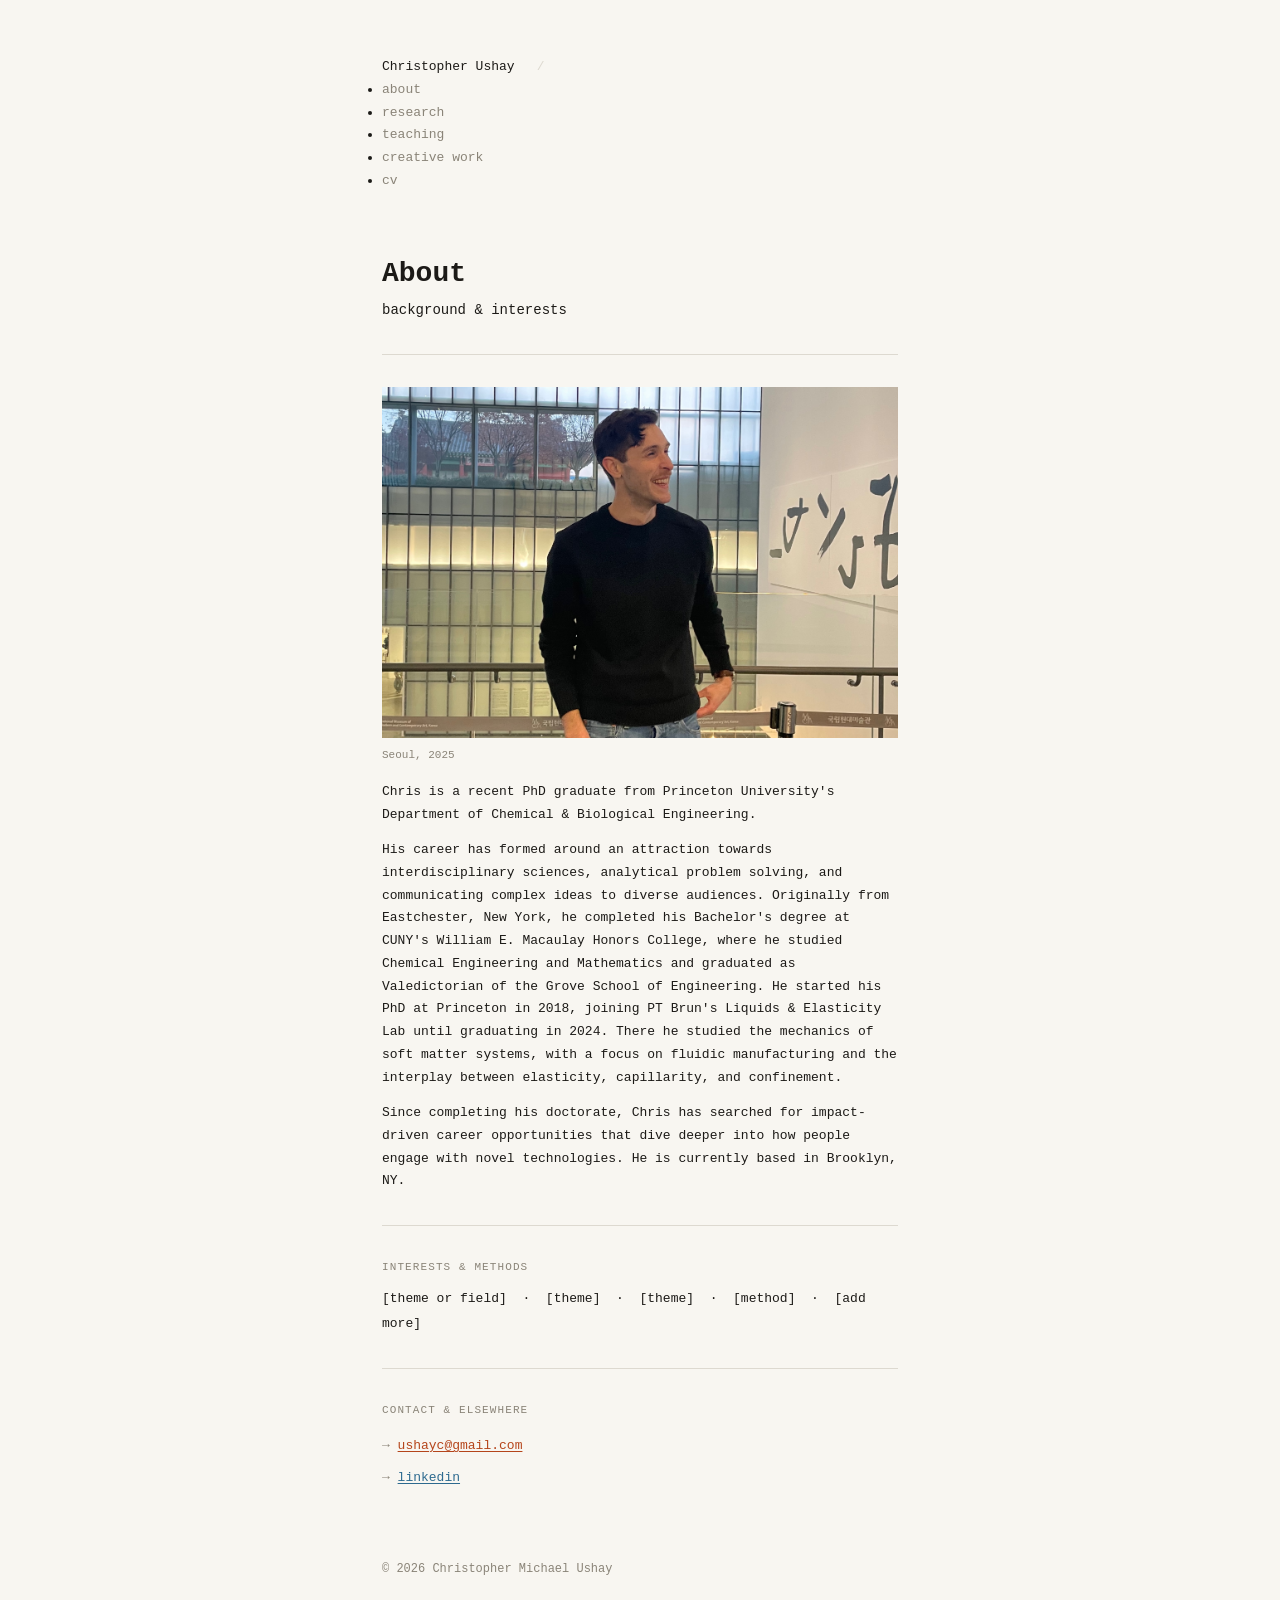
<file: about.html>
<!DOCTYPE html>
<html lang="en">
<head>
  <meta charset="UTF-8"/>
  <meta name="viewport" content="width=device-width, initial-scale=1.0"/>
  <title>About — Christopher Ushay</title>
  <link rel="preconnect" href="https://fonts.googleapis.com">
  <link rel="preconnect" href="https://fonts.gstatic.com" crossorigin>
  <link href="https://fonts.googleapis.com/css2?family=Cormorant:ital,wght@0,300;0,400;1,300;1,400&family=Libre+Baskerville:ital@0;1&family=DM+Mono:ital,wght@0,300;0,400;1,300&display=swap" rel="stylesheet">
  <link rel="stylesheet" href="style.css">
</head>
<body>

  <nav class="site-nav">
    <a href="index.html" class="home">Christopher Ushay</a>
    <span class="sep">&nbsp;/</span>
    <ul class="links">
      <li><a href="about.html" class="active">about</a></li>
      <li><a href="research.html">research</a></li>
      <li><a href="teaching.html">teaching</a></li>
      <li><a href="creative.html">creative work</a></li>
      <li><a href="cv.html">cv</a></li>
    </ul>
  </nav>

  <h1 class="page-title">About</h1>
  <p class="page-sub">background &amp; interests</p>

  <hr>

  <!-- PORTRAIT -->
  <!-- <div class="img-block" style="aspect-ratio: 4/5; max-width: 280px; margin-bottom: 0.5rem;"> -->
  <div class="img-block" style="margin-bottom: 0.5rem;">
    <!-- Replace with: <img src="images/portrait.jpeg" alt="Headshot"> -->
    <span><img src="images/portrait.jpeg" alt="Headshot"></span>
  </div>
  <p class="img-caption">Seoul, 2025</p>

  <!-- BIO -->
  <div class="prose" style="margin-bottom: 2rem;">
    <p>
      Chris is a recent PhD graduate from Princeton University's Department of Chemical & Biological Engineering. 
    </p>
    <p>
      His career has formed around an attraction towards interdisciplinary sciences, analytical problem solving, and communicating complex ideas to diverse audiences. Originally from Eastchester, New York, he completed his Bachelor's degree at CUNY's William E. Macaulay Honors College, where he studied Chemical Engineering and Mathematics and graduated as Valedictorian of the Grove School of Engineering. He started his PhD at Princeton in 2018, joining PT Brun's Liquids & Elasticity Lab until graduating in 2024. There he studied the mechanics of soft matter systems, with a focus on fluidic manufacturing and the interplay between elasticity, capillarity, and confinement.
    </p>
    <p>
      Since completing his doctorate, Chris has searched for impact-driven career opportunities that dive deeper into how people engage with novel technologies. He is currently based in Brooklyn, NY.
    </p>
  </div>

  <hr>

  <section style="margin-bottom: 2rem;">
    <p class="s-label">interests &amp; methods</p>
    <p style="font-size: 13px; color: var(--mid); line-height: 1.9;">
      [theme or field] &nbsp;·&nbsp; [theme] &nbsp;·&nbsp; [theme] &nbsp;·&nbsp; [method] &nbsp;·&nbsp; [add more]
    </p>
  </section>

  <hr>

  <section>
    <p class="s-label">contact &amp; elsewhere</p>
    <ul class="contact-list">
      <li><a href="mailto:ushayc@gmail.com">ushayc@gmail.com</a></li>
      <li><a href="https://linkedin.com/in/christopherushay" class="ext" target="_blank">linkedin</a></li>
    </ul>
  </section>

  <footer class="site-footer">
    <p>© 2026 Christopher Michael Ushay</p>
  </footer>

</body>
</html>
</file>
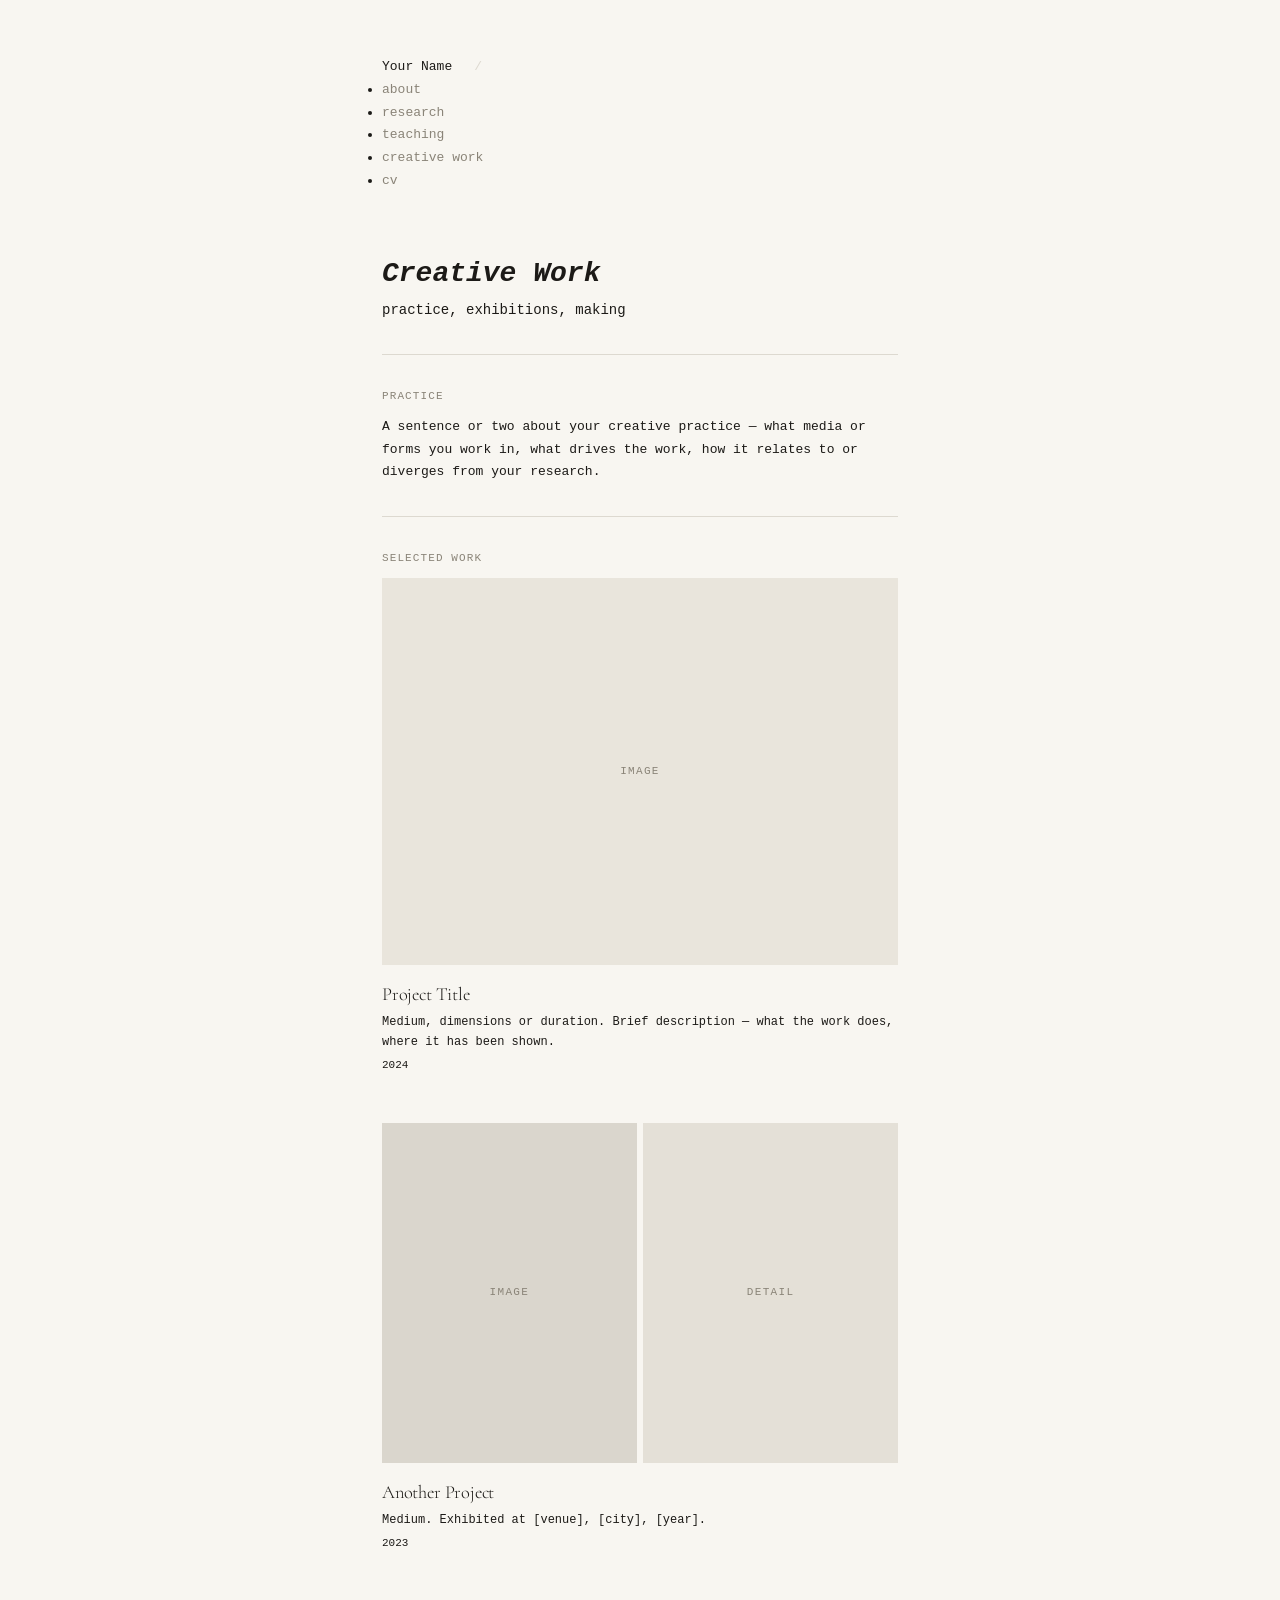
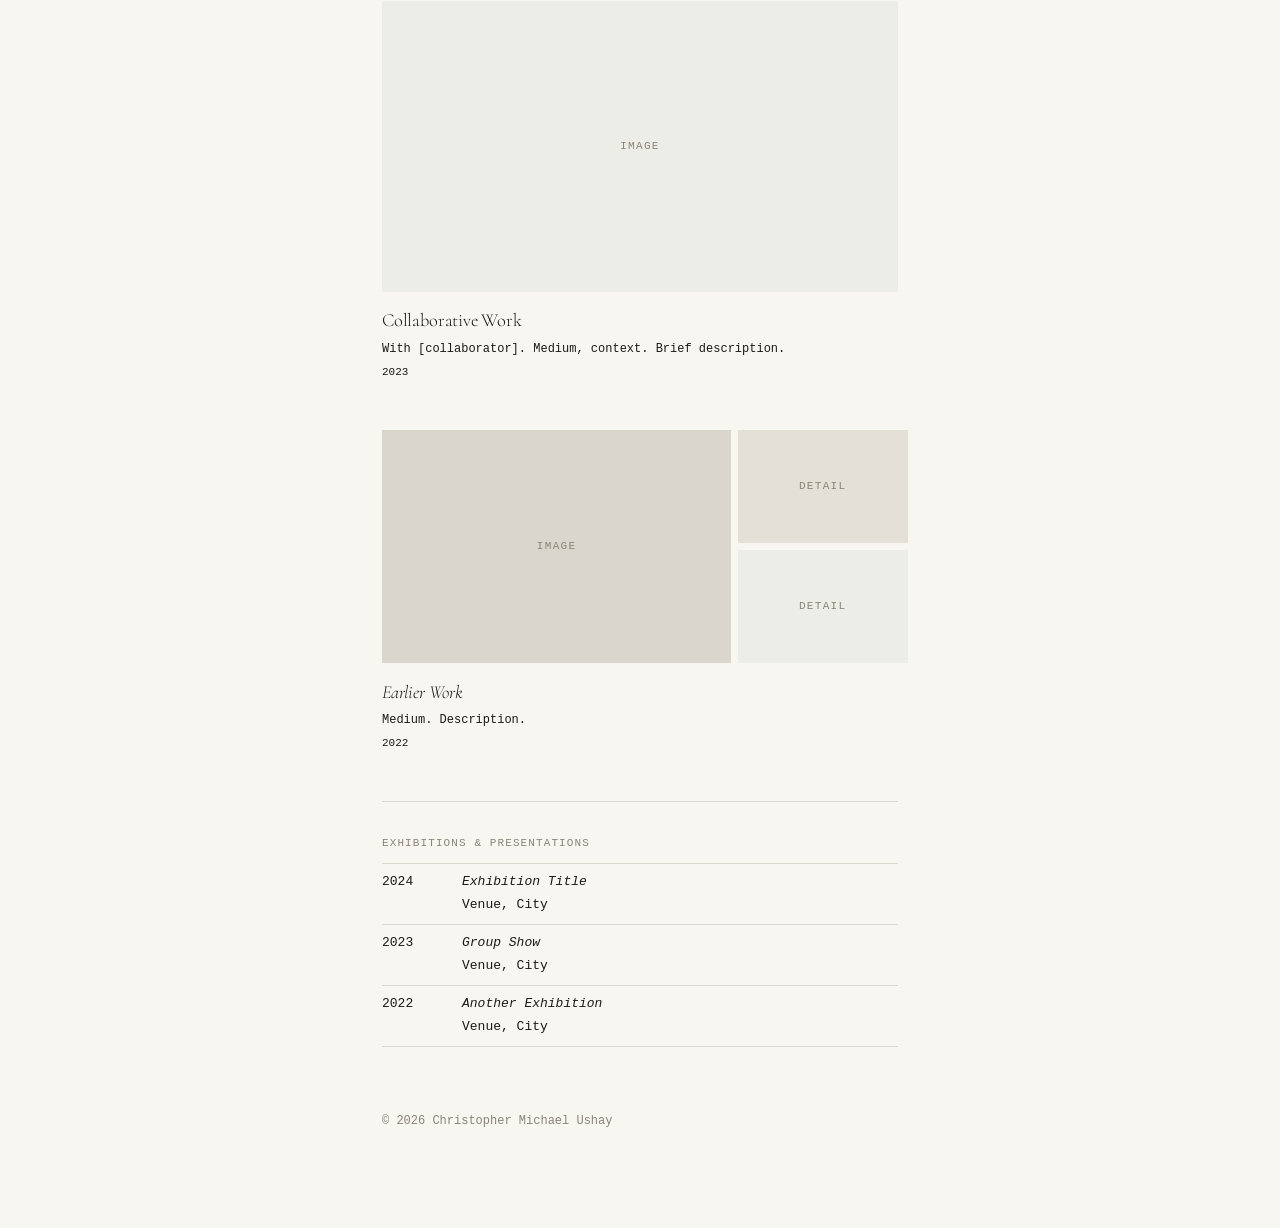
<file: creative.html>
<!DOCTYPE html>
<html lang="en">
<head>
  <meta charset="UTF-8"/>
  <meta name="viewport" content="width=device-width, initial-scale=1.0"/>
  <title>Creative Work — Your Name</title>
  <link rel="preconnect" href="https://fonts.googleapis.com">
  <link rel="preconnect" href="https://fonts.gstatic.com" crossorigin>
  <link href="https://fonts.googleapis.com/css2?family=Cormorant:ital,wght@0,300;0,400;1,300;1,400&family=Libre+Baskerville:ital@0;1&family=DM+Mono:ital,wght@0,300;0,400;1,300&display=swap" rel="stylesheet">
  <link rel="stylesheet" href="style.css">
  <style>
    .work-piece { margin-bottom: 3rem; }

    .work-imgs { display: grid; gap: 0.4rem; margin-bottom: 0.8rem; }
    .work-imgs.single { grid-template-columns: 1fr; }
    .work-imgs.pair   { grid-template-columns: 1fr 1fr; }
    .work-imgs.trio   { grid-template-columns: 2fr 1fr; grid-template-rows: 1fr 1fr; }
    .work-imgs.trio .img-block:first-child { grid-row: 1 / 3; }
    .work-imgs .img-block { margin: 0; }

    .work-name {
      font-family: 'Cormorant', serif;
      font-weight: 300;
      font-size: 1.15rem;
      letter-spacing: -0.01em;
      margin-bottom: 0.2rem;
    }
    .work-name em { font-style: italic; }

    .work-desc {
      font-size: 12px;
      color: var(--mid);
      line-height: 1.65;
    }

    .work-year {
      font-size: 11px;
      color: var(--mid);
      margin-top: 0.2rem;
    }
  </style>
</head>
<body>

  <nav class="site-nav">
    <a href="index.html" class="home">Your Name</a>
    <span class="sep">&nbsp;/</span>
    <ul class="links">
      <li><a href="about.html">about</a></li>
      <li><a href="research.html">research</a></li>
      <li><a href="teaching.html">teaching</a></li>
      <li><a href="creative.html" class="active">creative work</a></li>
      <li><a href="cv.html">cv</a></li>
    </ul>
  </nav>

  <h1 class="page-title"><em>Creative Work</em></h1>
  <p class="page-sub">practice, exhibitions, making</p>

  <hr>

  <!-- STATEMENT -->
  <section style="margin-bottom: 2rem;">
    <p class="s-label">practice</p>
    <div class="prose">
      <p>
        A sentence or two about your creative practice — what media or forms you work in, what drives the work, how it relates to or diverges from your research.
      </p>
    </div>
  </section>

  <hr>

  <!-- WORK -->
  <section style="margin-bottom: 2rem;">
    <p class="s-label">selected work</p>

    <!-- Single image -->
    <div class="work-piece">
      <div class="work-imgs single">
        <div class="img-block" style="aspect-ratio: 4/3;">
          <!-- <img src="images/project-1.jpg" alt="Project Title"> -->
          <span>image</span>
        </div>
      </div>
      <p class="work-name">Project Title</p>
      <p class="work-desc">Medium, dimensions or duration. Brief description — what the work does, where it has been shown.</p>
      <p class="work-year">2024</p>
    </div>

    <!-- Two images side by side -->
    <div class="work-piece">
      <div class="work-imgs pair">
        <div class="img-block" style="aspect-ratio: 3/4; background: #DAD6CD;">
          <!-- <img src="images/project-2a.jpg" alt="..."> -->
          <span>image</span>
        </div>
        <div class="img-block" style="aspect-ratio: 3/4; background: #E4E0D7;">
          <!-- <img src="images/project-2b.jpg" alt="detail"> -->
          <span>detail</span>
        </div>
      </div>
      <p class="work-name">Another Project</p>
      <p class="work-desc">Medium. Exhibited at [venue], [city], [year].</p>
      <p class="work-year">2023</p>
    </div>

    <!-- Single wide -->
    <div class="work-piece">
      <div class="work-imgs single">
        <div class="img-block" style="aspect-ratio: 16/9; background: #EDEDE8;">
          <!-- <img src="images/project-3.jpg" alt="..."> -->
          <span>image</span>
        </div>
      </div>
      <p class="work-name">Collaborative Work</p>
      <p class="work-desc">With [collaborator]. Medium, context. Brief description.</p>
      <p class="work-year">2023</p>
    </div>

    <!-- Trio layout -->
    <div class="work-piece">
      <div class="work-imgs trio">
        <div class="img-block" style="min-height: 200px; background: #DAD6CD;">
          <!-- <img src="images/project-4a.jpg" alt="..."> -->
          <span>image</span>
        </div>
        <div class="img-block" style="background: #E4E0D7;">
          <!-- <img src="images/project-4b.jpg" alt="..."> -->
          <span>detail</span>
        </div>
        <div class="img-block" style="background: #EDEDE8;">
          <!-- <img src="images/project-4c.jpg" alt="..."> -->
          <span>detail</span>
        </div>
      </div>
      <p class="work-name"><em>Earlier Work</em></p>
      <p class="work-desc">Medium. Description.</p>
      <p class="work-year">2022</p>
    </div>

  </section>

  <hr>

  <!-- EXHIBITIONS -->
  <section>
    <p class="s-label">exhibitions &amp; presentations</p>
    <ul class="entry-list">
      <li class="entry">
        <span class="e-year">2024</span>
        <div>
          <div class="e-title"><em>Exhibition Title</em></div>
          <div class="e-sub">Venue, City</div>
        </div>
      </li>
      <li class="entry">
        <span class="e-year">2023</span>
        <div>
          <div class="e-title"><em>Group Show</em></div>
          <div class="e-sub">Venue, City</div>
        </div>
      </li>
      <li class="entry">
        <span class="e-year">2022</span>
        <div>
          <div class="e-title"><em>Another Exhibition</em></div>
          <div class="e-sub">Venue, City</div>
        </div>
      </li>
    </ul>
  </section>

  <footer class="site-footer">
    <p>© 2026 Christopher Michael Ushay</p>
  </footer>

</body>
</html>
</file>
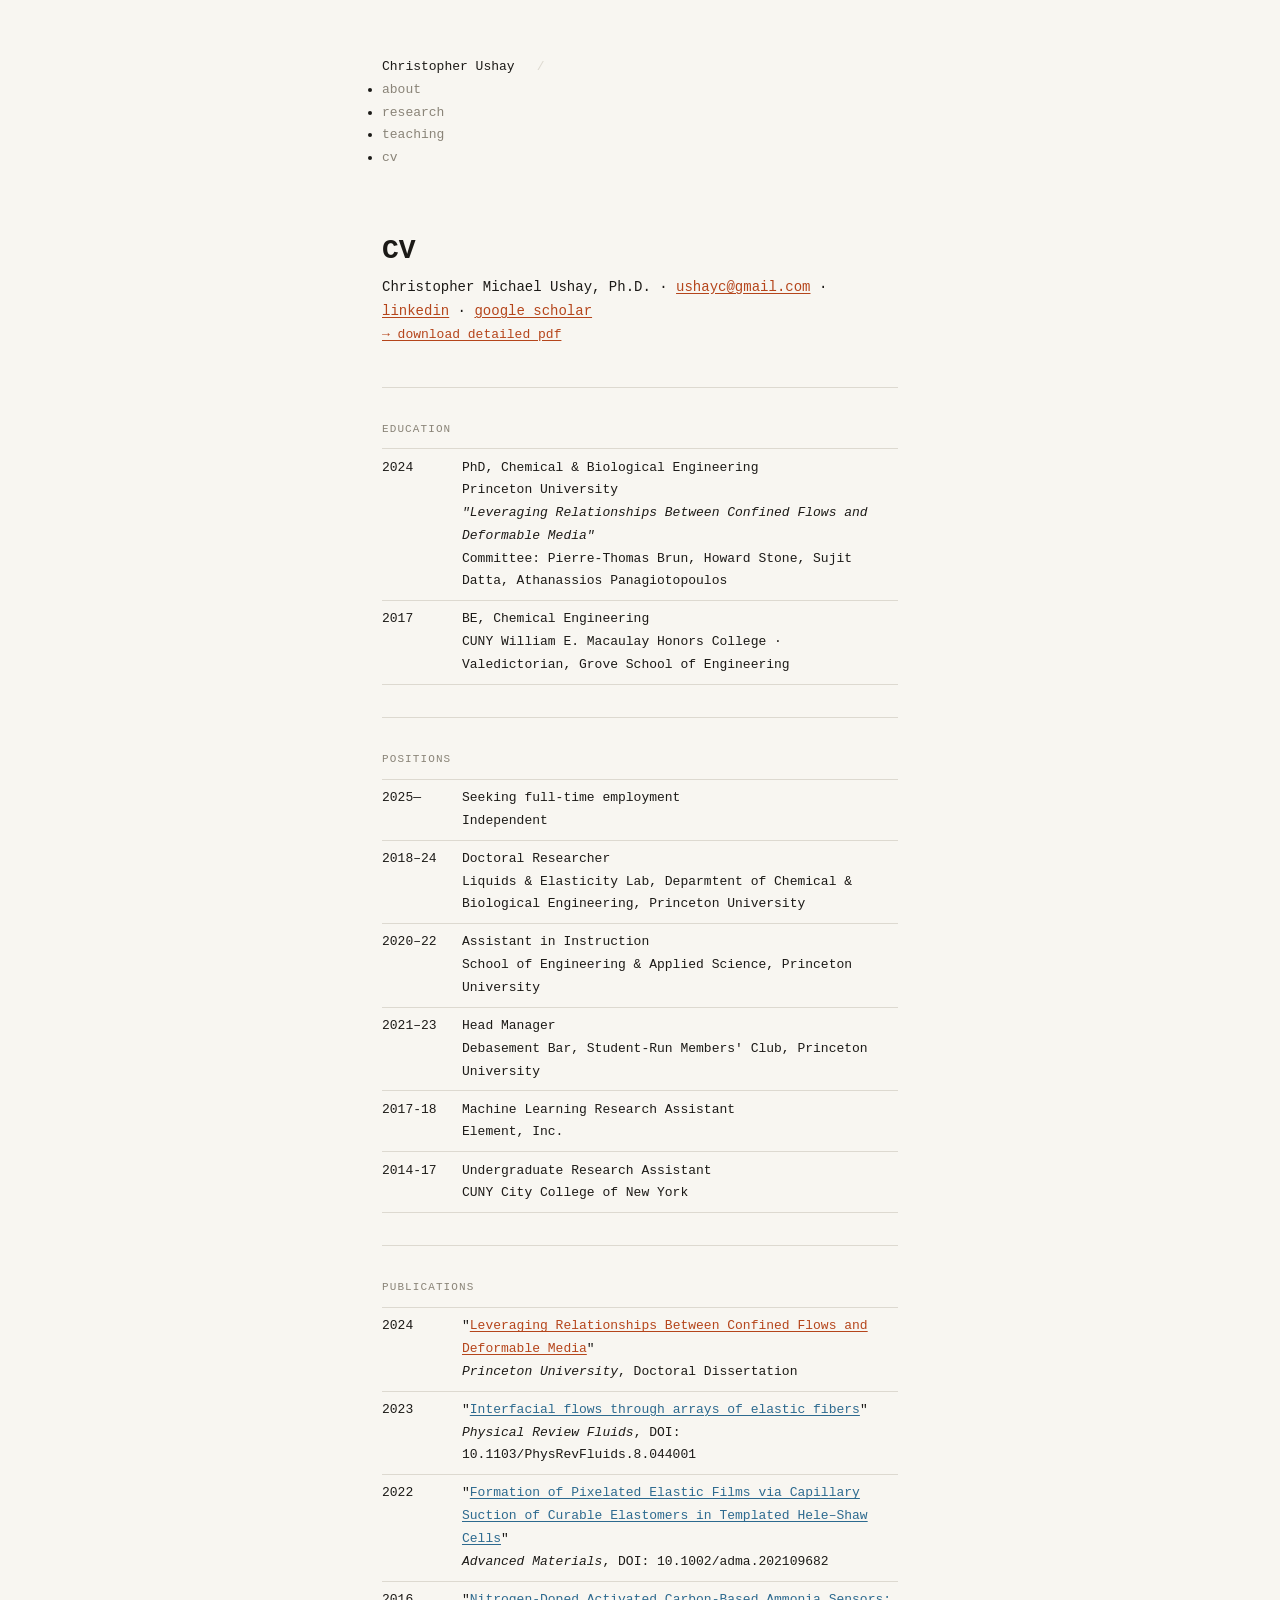
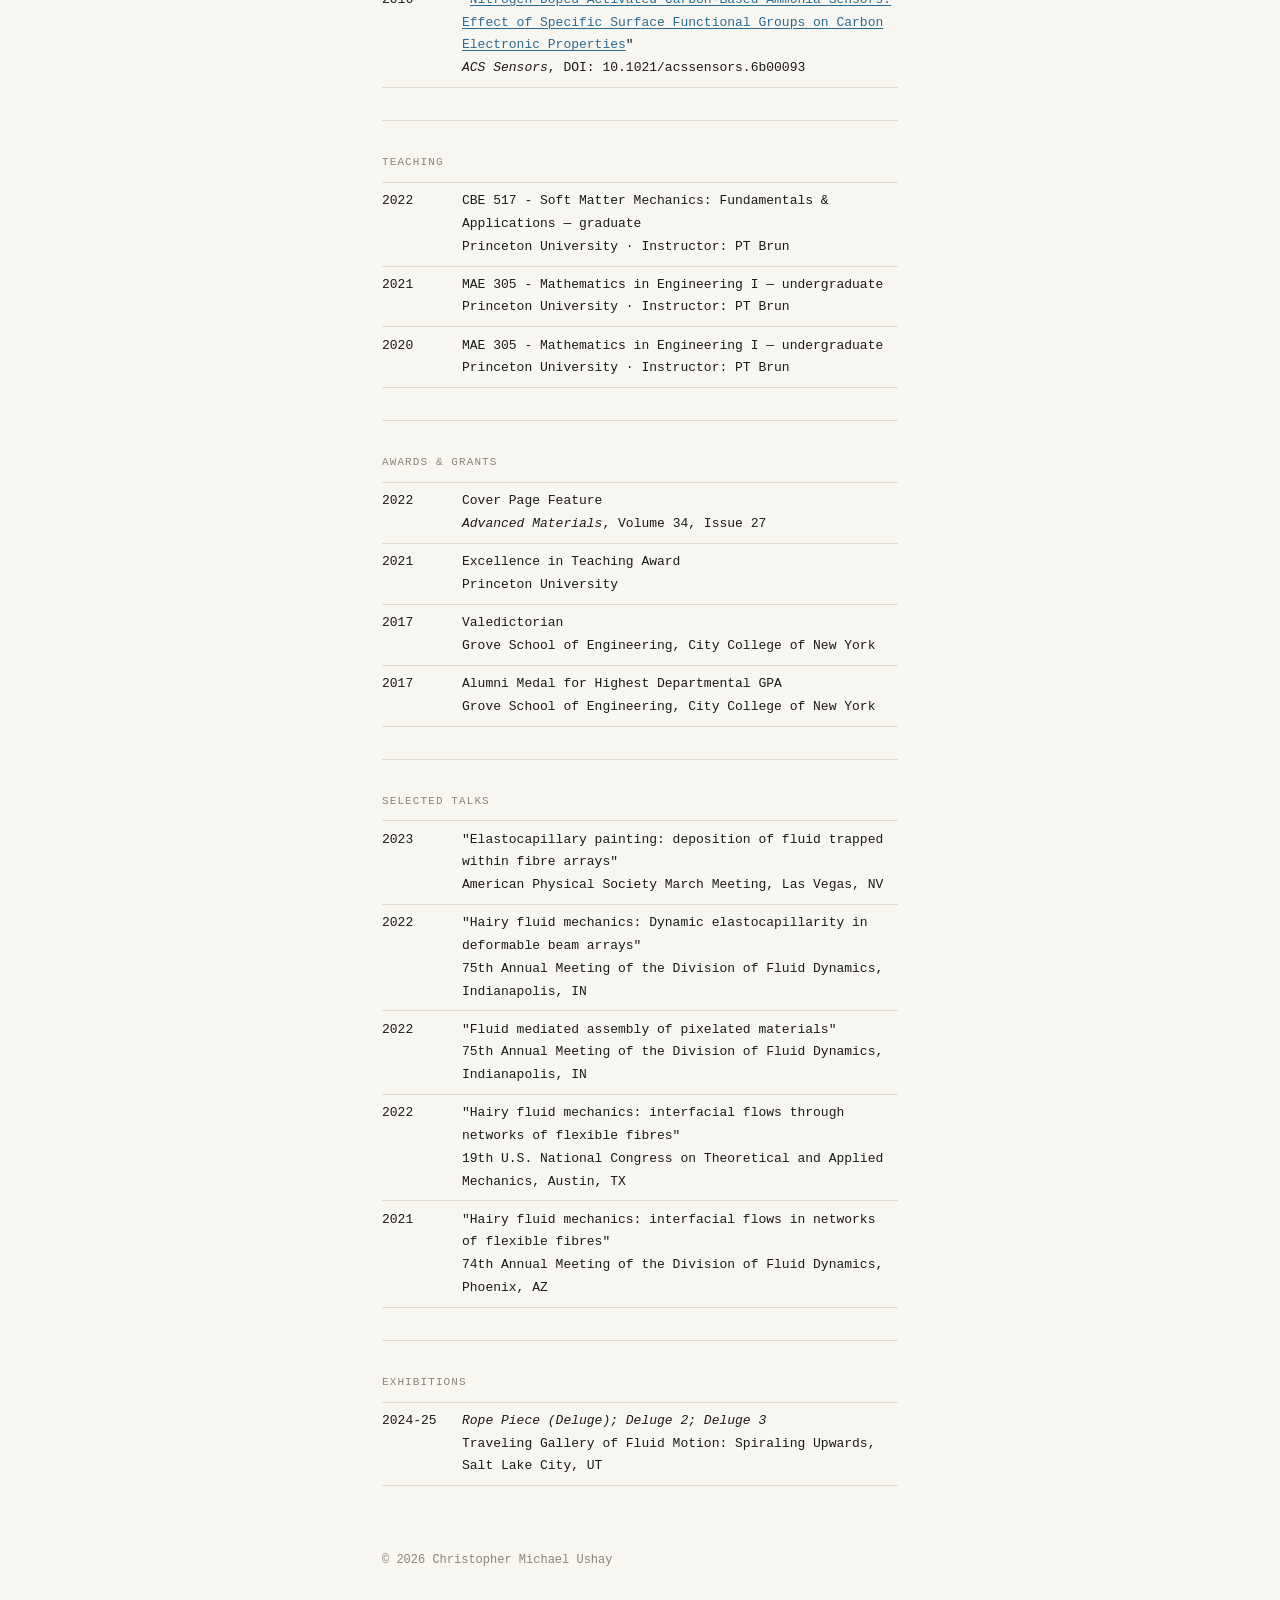
<file: cv.html>
<!DOCTYPE html>
<html lang="en">
<head>
  <meta charset="UTF-8"/>
  <meta name="viewport" content="width=device-width, initial-scale=1.0"/>
  <title>CV — Christopher Ushay</title>
  <link rel="preconnect" href="https://fonts.googleapis.com">
  <link rel="preconnect" href="https://fonts.gstatic.com" crossorigin>
  <link href="https://fonts.googleapis.com/css2?family=Cormorant:ital,wght@0,300;0,400;1,300;1,400&family=Libre+Baskerville:ital@0;1&family=DM+Mono:ital,wght@0,300;0,400;1,300&display=swap" rel="stylesheet">
  <link rel="stylesheet" href="style.css">
</head>
<body>

  <nav class="site-nav">
    <a href="index.html" class="home">Christopher Ushay</a>
    <span class="sep">&nbsp;/</span>
    <ul class="links">
      <li><a href="about.html">about</a></li>
      <li><a href="research.html">research</a></li>
      <li><a href="teaching.html">teaching</a></li>
      <!-- <li><a href="creative.html">creative work</a></li> -->
      <li><a href="cv.html" class="active">cv</a></li>
    </ul>
  </nav>

  <h1 class="page-title">CV</h1>
  <p class="page-sub">Christopher Michael Ushay, Ph.D. · <a href="mailto:ushayc@gmail.com">ushayc@gmail.com</a> · <a href="https://linkedin.com/in/christopherushay">linkedin</a> · <a href="https://scholar.google.com/citations?user=zEDX6jIAAAAJ&hl=en">google scholar</a></p>

  <p style="margin-bottom: 2.5rem; font-size: 13px;"><a href="Ushay_CV.pdf">→ download detailed pdf</a></p>

  <hr>

  <!-- EDUCATION -->
  <section style="margin-bottom: 2rem;">
    <p class="s-label">education</p>
    <ul class="entry-list">
      <li class="entry">
        <span class="e-year">2024</span>
        <div>
          <div class="e-title">PhD, Chemical & Biological Engineering</div>
          <div class="e-sub">Princeton University<br><em>"Leveraging Relationships Between Confined Flows and Deformable Media"</em><br>Committee: Pierre-Thomas Brun, Howard Stone, Sujit Datta, Athanassios Panagiotopoulos</div>
        </div>
      </li>
      <li class="entry">
        <span class="e-year">2017</span>
        <div>
          <div class="e-title">BE, Chemical Engineering</div>
          <div class="e-sub">CUNY William E. Macaulay Honors College · Valedictorian, Grove School of Engineering</div>
        </div>
      </li>
    </ul>
  </section>

  <hr>

  <!-- POSITIONS -->
  <section style="margin-bottom: 2rem;">
    <p class="s-label">positions</p>
    <ul class="entry-list">
      <li class="entry">
        <span class="e-year">2025—</span>
        <div>
          <div class="e-title">Seeking full-time employment</div>
          <div class="e-sub">Independent</div>
        </div>
      </li>
      <li class="entry">
        <span class="e-year">2018–24</span>
        <div>
          <div class="e-title">Doctoral Researcher</div>
          <div class="e-sub">Liquids & Elasticity Lab, Deparmtent of Chemical & Biological Engineering, Princeton University</div>
        </div>
      </li>
      <li class="entry">
        <span class="e-year">2020–22</span>
        <div>
          <div class="e-title">Assistant in Instruction</div>
          <div class="e-sub">School of Engineering & Applied Science, Princeton University</div>
        </div>
      </li>
      <li class="entry">
        <span class="e-year">2021–23</span>
        <div>
          <div class="e-title">Head Manager</div>
          <div class="e-sub">Debasement Bar, Student-Run Members' Club, Princeton University</div>
        </div>
      </li>
      <li class="entry">
        <span class="e-year">2017-18</span>
        <div>
          <div class="e-title">Machine Learning Research Assistant</div>
          <div class="e-sub">Element, Inc.</div>
        </div>
      </li>
      <li class="entry">
        <span class="e-year">2014-17</span>
        <div>
          <div class="e-title">Undergraduate Research Assistant</div>
          <div class="e-sub">CUNY City College of New York</div>
        </div>
      </li>
    </ul>
  </section>

  <hr>

  <!-- PUBLICATIONS -->
  <section style="margin-bottom: 2rem;">
    <p class="s-label">publications</p>
    <ul class="entry-list">
      <li class="entry">
        <span class="e-year">2024</span>
        <div>
          <div class="e-title">"<a>Leveraging Relationships Between Confined Flows and Deformable Media</a>"</div>
          <div class="e-sub"><em>Princeton University</em>, Doctoral Dissertation</div>
        </div>
      </li>
      <li class="entry">
        <span class="e-year">2023</span>
        <div>
          <div class="e-title">"<a href="https://journals.aps.org/prfluids/abstract/10.1103/PhysRevFluids.8.044001" class="ext">Interfacial flows through arrays of elastic fibers</a>"</div>
          <div class="e-sub"><em>Physical Review Fluids</em>, DOI: 10.1103/PhysRevFluids.8.044001</div>
        </div>
      </li>
      <li class="entry">
        <span class="e-year">2022</span>
        <div>
          <div class="e-title">"<a href="https://advanced.onlinelibrary.wiley.com/doi/10.1002/adma.202109682" class="ext">Formation of Pixelated Elastic Films via Capillary Suction of Curable Elastomers in Templated Hele–Shaw Cells</a>"</div>
          <div class="e-sub"><em>Advanced Materials</em>, DOI: 10.1002/adma.202109682</div>
        </div>
      </li>
      <li class="entry">
        <span class="e-year">2016</span>
        <div>
          <div class="e-title">"<a href="https://pubs.acs.org/doi/10.1021/acssensors.6b00093" class="ext">Nitrogen-Doped Activated Carbon-Based Ammonia Sensors: Effect of Specific Surface Functional Groups on Carbon Electronic Properties</a>"</div>
          <div class="e-sub"><em>ACS Sensors</em>, DOI: 10.1021/acssensors.6b00093</div>
        </div>
      </li>
    </ul>
  </section>

  <hr>

  <!-- TEACHING -->
  <section style="margin-bottom: 2rem;">
    <p class="s-label">teaching</p>
    <ul class="entry-list">
      <li class="entry">
        <span class="e-year">2022</span>
        <div>
          <div class="e-title">CBE 517 - Soft Matter Mechanics: Fundamentals & Applications <span class="e-tag">— graduate</span></div>
          <div class="e-sub">Princeton University · Instructor: PT Brun</div>
        </div>
      </li>
      <li class="entry">
        <span class="e-year">2021</span>
        <div>
          <div class="e-title">MAE 305 - Mathematics in Engineering I <span class="e-tag">— undergraduate</span></div>
          <div class="e-sub">Princeton University · Instructor: PT Brun</div>
        </div>
      </li>
      <li class="entry">
        <span class="e-year">2020</span>
        <div>
          <div class="e-title">MAE 305 - Mathematics in Engineering I <span class="e-tag">— undergraduate</span></div>
          <div class="e-sub">Princeton University · Instructor: PT Brun</div>
        </div>
      </li>
    </ul>
  </section>

  <hr>

  <!-- AWARDS -->
  <section style="margin-bottom: 2rem;">
    <p class="s-label">awards &amp; grants</p>
    <ul class="entry-list">
      <li class="entry">
        <span class="e-year">2022</span>
        <div>
          <div class="e-title">Cover Page Feature</div>
          <div class="e-sub"><i>Advanced Materials</i>, Volume 34, Issue 27</div>
        </div>
      </li>
      
      <li class="entry">
        <span class="e-year">2021</span>
        <div>
          <div class="e-title">Excellence in Teaching Award</div>
          <div class="e-sub">Princeton University</div>
        </div>
      </li>
     
      <li class="entry">
        <span class="e-year">2017</span>
        <div>
          <div class="e-title">Valedictorian</div>
          <div class="e-sub">Grove School of Engineering, City College of New York</div>
        </div>
      </li>
      
      <li class="entry">
        <span class="e-year">2017</span>
        <div>
          <div class="e-title">Alumni Medal for Highest Departmental GPA</div>
          <div class="e-sub">Grove School of Engineering, City College of New York</div>
        </div>
      </li>
    </ul>
  </section>

  <hr>

  <!-- TALKS -->
  <section style="margin-bottom: 2rem;">
    <p class="s-label">selected talks</p>
    <ul class="entry-list">

        <li class="entry">
        <span class="e-year">2023</span>
        <div>
          <div class="e-title">"Elastocapillary painting: deposition of fluid trapped within fibre arrays"</div>
          <div class="e-sub">American Physical Society March Meeting, Las Vegas, NV</div>
        </div>
      </li>

      <li class="entry">
        <span class="e-year">2022</span>
        <div>
          <div class="e-title">"Hairy fluid mechanics: Dynamic elastocapillarity in deformable beam arrays"</div>
          <div class="e-sub">75th Annual Meeting of the Division of Fluid Dynamics, Indianapolis, IN</div>
        </div>
      </li>

      <li class="entry">
        <span class="e-year">2022</span>
        <div>
          <div class="e-title">"Fluid mediated assembly of pixelated materials"</div>
          <div class="e-sub">75th Annual Meeting of the Division of Fluid Dynamics, Indianapolis, IN</div>
        </div>
      </li>

      <li class="entry">
        <span class="e-year">2022</span>
        <div>
          <div class="e-title">"Hairy fluid mechanics: interfacial flows through networks of flexible fibres"</div>
          <div class="e-sub">19th U.S. National Congress on Theoretical and Applied Mechanics, Austin, TX</div>
        </div>
      </li>

      <li class="entry">
        <span class="e-year">2021</span>
        <div>
          <div class="e-title">"Hairy fluid mechanics: interfacial flows in networks of flexible fibres"</div>
          <div class="e-sub">74th Annual Meeting of the Division of Fluid Dynamics, Phoenix, AZ</div>
        </div>
      </li>
    </ul>
  </section>

  <hr>

  <!-- EXHIBITIONS -->
  <section>
    <p class="s-label">exhibitions</p>
    <ul class="entry-list">
      <li class="entry">
        <span class="e-year">2024-25</span>
        <div>
          <div class="e-title"><em>Rope Piece (Deluge); Deluge 2; Deluge 3</em></div>
          <div class="e-sub">Traveling Gallery of Fluid Motion: Spiraling Upwards, Salt Lake City, UT</div>
        </div>
      </li>
  </section>

  <footer class="site-footer">
    <p>© 2026 Christopher Michael Ushay</p>
  </footer>

</body>
</html>
</file>
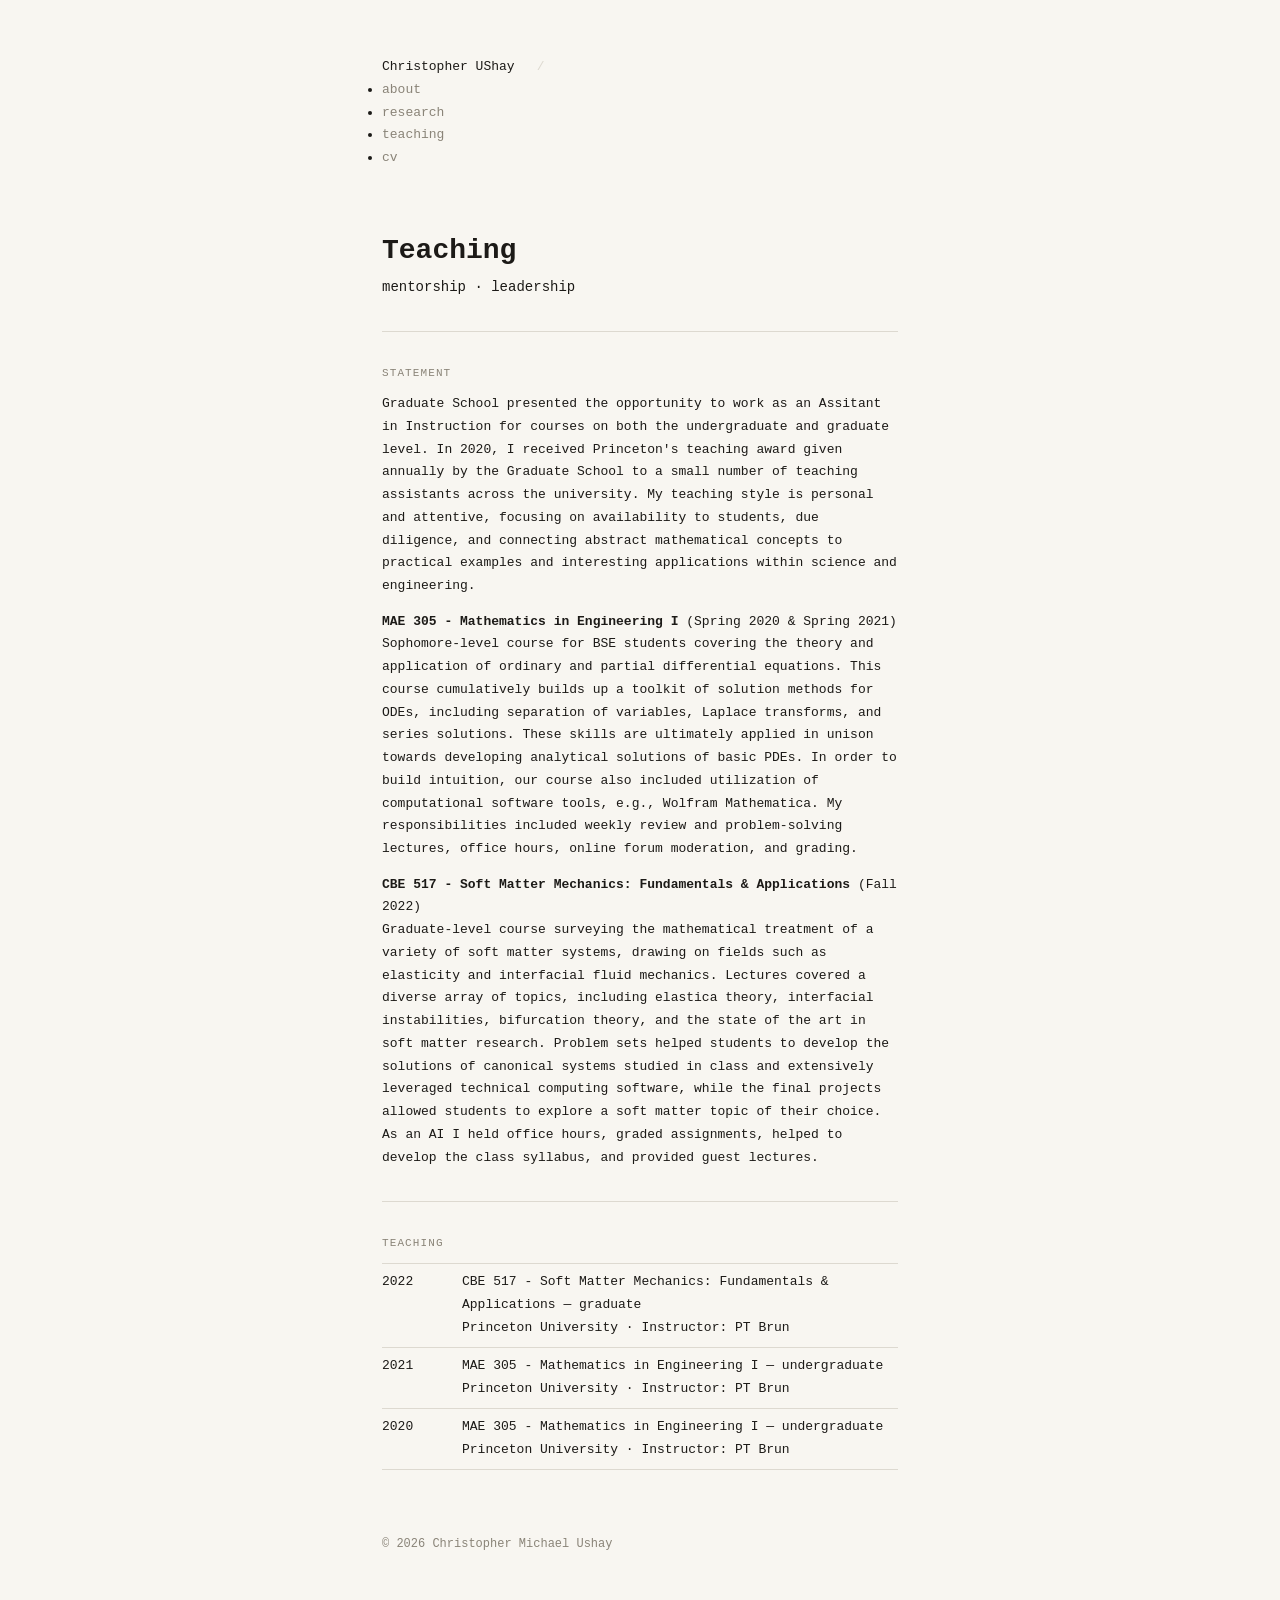
<file: teaching.html>
<!DOCTYPE html>
<html lang="en">
<head>
  <meta charset="UTF-8"/>
  <meta name="viewport" content="width=device-width, initial-scale=1.0"/>
  <title>Teaching — Christopher Ushay</title>
  <link rel="preconnect" href="https://fonts.googleapis.com">
  <link rel="preconnect" href="https://fonts.gstatic.com" crossorigin>
  <link href="https://fonts.googleapis.com/css2?family=Cormorant:ital,wght@0,300;0,400;1,300;1,400&family=Libre+Baskerville:ital@0;1&family=DM+Mono:ital,wght@0,300;0,400;1,300&display=swap" rel="stylesheet">
  <link rel="stylesheet" href="style.css">
</head>
<body>

  <nav class="site-nav">
    <a href="index.html" class="home">Christopher UShay</a>
    <span class="sep">&nbsp;/</span>
    <ul class="links">
      <li><a href="about.html">about</a></li>
      <li><a href="research.html">research</a></li>
      <li><a href="teaching.html" class="active">teaching</a></li>
      <!-- <li><a href="creative.html">creative work</a></li> -->
      <li><a href="cv.html">cv</a></li>
    </ul>
  </nav>

  <h1 class="page-title">Teaching</h1>
  <p class="page-sub">mentorship · leadership</p>

  <hr>

  <!-- STATEMENT -->
  <section style="margin-bottom: 2rem;">
    <p class="s-label">statement</p>
    <div class="prose">
      <p>
  Graduate School presented the opportunity to work as an Assitant in Instruction for courses on both the undergraduate and graduate level. In 2020, I received Princeton's teaching award given annually by the Graduate School to a small number of teaching assistants across the university. My teaching style is personal and attentive, focusing on availability to students, due diligence, and connecting abstract mathematical concepts to practical examples and interesting applications within science and engineering.
      </p>
      <p>
  <b>MAE 305 - Mathematics in Engineering I</b> (Spring 2020 & Spring 2021)<br>Sophomore-level course for BSE students covering the theory and application of ordinary and partial differential equations. This course cumulatively builds up a toolkit of solution methods for ODEs, including separation of variables, Laplace transforms, and series solutions. These skills are ultimately applied in unison towards developing analytical solutions of basic PDEs. In order to build intuition, our course also included utilization of computational software tools, e.g., Wolfram Mathematica. My responsibilities included weekly review and problem-solving lectures, office hours, online forum moderation, and grading.      
    </p>
    <p>
  <b>CBE 517 - Soft Matter Mechanics: Fundamentals & Applications</b> (Fall 2022)<br>Graduate-level course surveying the mathematical treatment of a variety of soft matter systems, drawing on fields such as elasticity and interfacial fluid mechanics. Lectures covered a diverse array of topics, including elastica theory, interfacial instabilities, bifurcation theory, and the state of the art in soft matter research. Problem sets helped students to develop the solutions of canonical systems studied in class and extensively leveraged technical computing software, while the final projects allowed students to explore a soft matter topic of their choice. As an AI I held office hours, graded assignments, helped to develop the class syllabus, and provided guest lectures.
    </p>
    </div>
  </section>

  <hr>

  <!-- COURSES -->
  <section style="margin-bottom: 2rem;">
    <p class="s-label">teaching</p>
    <ul class="entry-list">
      <li class="entry">
        <span class="e-year">2022</span>
        <div>
          <div class="e-title">CBE 517 - Soft Matter Mechanics: Fundamentals & Applications <span class="e-tag">— graduate</span></div>
          <div class="e-sub">Princeton University · Instructor: PT Brun</div>
        </div>
      </li>
      <li class="entry">
        <span class="e-year">2021</span>
        <div>
          <div class="e-title">MAE 305 - Mathematics in Engineering I <span class="e-tag">— undergraduate</span></div>
          <div class="e-sub">Princeton University · Instructor: PT Brun</div>
        </div>
      </li>
      <li class="entry">
        <span class="e-year">2020</span>
        <div>
          <div class="e-title">MAE 305 - Mathematics in Engineering I <span class="e-tag">— undergraduate</span></div>
          <div class="e-sub">Princeton University · Instructor: PT Brun</div>
        </div>
      </li>
    </ul>
  </section>

  <footer class="site-footer">
    <p>© 2026 Christopher Michael Ushay</p>
  </footer>

</body>
</html>
</file>
<file: style.css>
/* ── RESET ── */
*, *::before, *::after { box-sizing: border-box; margin: 0; padding: 0; }

/* ── TOKENS ── */
:root {
  --bg:      #F8F6F1;
  --text:    #1C1A17;
  --muted:   #8A8478;
  --rule:    #DDD9D0;
  --link:    #B5451B;       /* rust — internal nav / pages */
  --ext:     #2D6A8F;       /* slate blue — external links */
  --visited: #7A3A6E;       /* plum — visited */
  --max:     580px;
  --font:    'IBM Plex Mono', monospace;
}

/* ── BASE ── */
html { scroll-behavior: smooth; }

body {
  background: var(--bg);
  color: var(--text);
  font-family: var(--font);
  font-weight: 300;
  font-size: 14px;
  line-height: 1.75;
  padding: 3.5rem 2rem 6rem;
  max-width: var(--max);
  margin: 0 auto;
}

/* ── LINKS ── */
a               { color: var(--link); text-decoration: underline; text-underline-offset: 2px; }
a:visited       { color: var(--visited); }
a:hover         { text-decoration: none; }
a.ext           { color: var(--ext); }
a.ext:visited   { color: var(--visited); }

/* ── SITE NAV ── */
.site-nav {
  margin-bottom: 3.5rem;
  font-size: 13px;
}

.site-nav a {
  color: var(--muted);
  text-decoration: none;
}
.site-nav a:hover { color: var(--link); text-decoration: underline; }
.site-nav a.home  { color: var(--text); font-weight: 400; }
.site-nav .sep    { color: var(--rule); margin: 0 0.4rem; }

/* ── PAGE HEADER ── */
.page-header { margin-bottom: 2.5rem; }
.page-header h1 {
  font-size: 14px;
  font-weight: 400;
  margin-bottom: 0.2rem;
}
.page-header .sub { color: var(--muted); font-size: 13px; }

/* ── HR ── */
hr {
  border: none;
  border-top: 1px solid var(--rule);
  margin: 2rem 0;
}

/* ── SECTION ── */
section { margin-bottom: 2rem; }

.s-label {
  font-size: 11px;
  font-weight: 400;
  text-transform: uppercase;
  letter-spacing: 0.1em;
  color: var(--muted);
  margin-bottom: 0.6rem;
}

/* ── PROSE ── */
.prose p             { margin-bottom: 0.8rem; font-size: 13px; }
.prose p:last-child  { margin-bottom: 0; }

/* ── ENTRY LIST (CV / work rows) ── */
.entry-list { list-style: none; }

.entry {
  display: grid;
  grid-template-columns: 3.8rem 1fr;
  gap: 0 1.2rem;
  padding: 0.45rem 0;
  border-bottom: 1px solid var(--rule);
  font-size: 13px;
  align-items: baseline;
}
.entry:first-child { border-top: 1px solid var(--rule); }

.entry-year  { color: var(--muted); font-size: 12px; flex-shrink: 0; }
.entry-body  { }
.entry-sub   { color: var(--muted); font-size: 12px; }
.entry-tag   { color: var(--muted); font-size: 11px; font-style: italic; }

/* ── IMAGE BLOCK ── */
.img-block {
  width: 100%;
  aspect-ratio: 3/2;
  background: #E9E5DC;
  display: flex;
  align-items: center;
  justify-content: center;
  margin: 1.2rem 0;
}
.img-block.tall  { aspect-ratio: 2/3; }
.img-block.square { aspect-ratio: 1; }
.img-block span  { font-size: 11px; letter-spacing: 0.12em; text-transform: uppercase; color: var(--muted); }
.img-block img   { width: 100%; height: 100%; object-fit: cover; display: block; }

.img-caption {
  font-size: 11px;
  color: var(--muted);
  margin-top: 0.4rem;
  margin-bottom: 1rem;
}

/* ── ARROW LINK ── */
.arrow-link {
  font-size: 13px;
  text-decoration: none;
  color: var(--link);
  display: inline-flex;
  align-items: center;
  gap: 0.4rem;
}
.arrow-link:hover { text-decoration: underline; }
.arrow-link::before { content: '→ '; }

/* ── CONTACT LIST ── */
.contact-list { list-style: none; font-size: 13px; }
.contact-list li { padding: 0.3rem 0; }
.contact-list li::before { content: '→ '; color: var(--muted); }

/* ── FOOTER ── */
.site-footer {
  margin-top: 4rem;
  font-size: 12px;
  color: var(--muted);
}
.site-footer a { color: var(--muted); font-size: 12px; }
</file>
